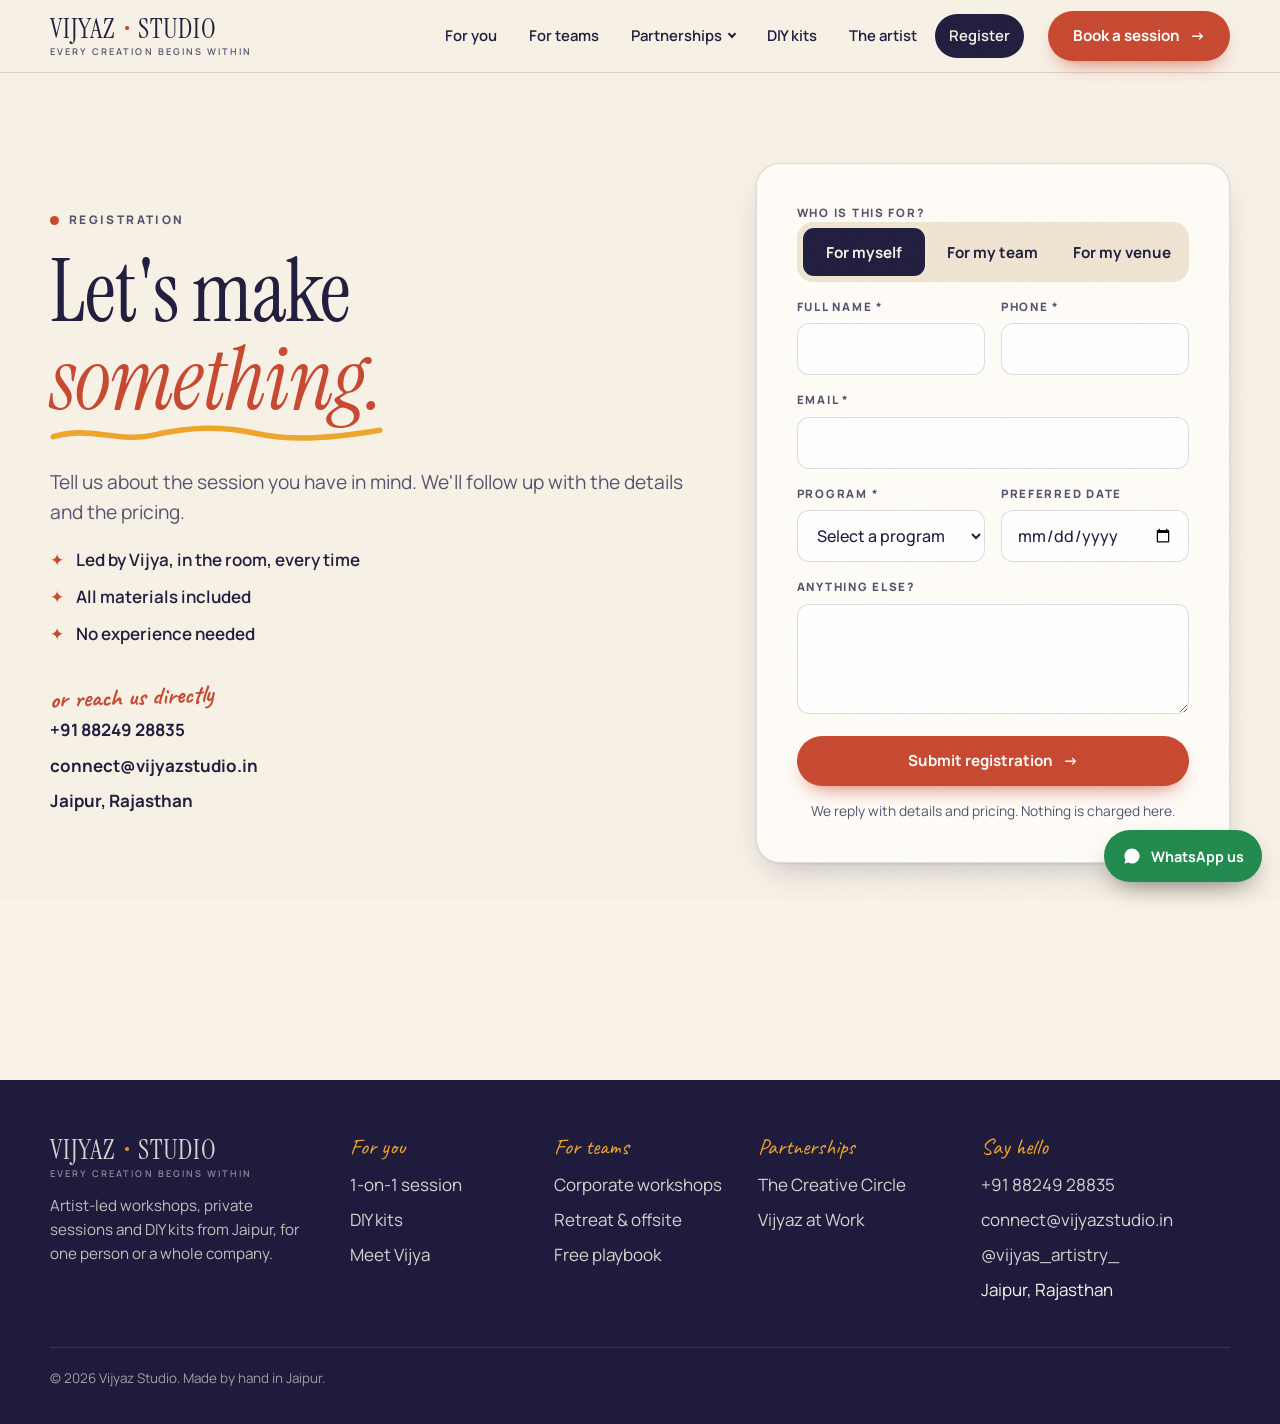
<file: register.html>
<!doctype html>
<html lang="en">
<head>
<meta charset="utf-8">
<meta name="viewport" content="width=device-width, initial-scale=1">
<title>Register | Vijyaz Studio</title>
<meta name="description" content="Register for a 1-on-1 art session, a DIY kit, a corporate workshop or a retreat with Vijyaz Studio, Jaipur. We follow up with details and pricing.">
<meta property="og:title" content="Register | Vijyaz Studio">
<meta property="og:description" content="Register for a 1-on-1 art session, a DIY kit, a corporate workshop or a retreat with Vijyaz Studio, Jaipur. We follow up with details and pricing.">
<meta property="og:image" content="https://dlrsjvulepdgfqrjjhln.supabase.co/storage/v1/object/public/site-uploads/uploads/workshopmarquee-item-4-1785945149380.jpg">
<meta name="theme-color" content="#f8f2e7">
<link rel="icon" href="favicon.svg" type="image/svg+xml">
<link rel="preconnect" href="https://fonts.googleapis.com">
<link rel="preconnect" href="https://fonts.gstatic.com" crossorigin>
<link href="https://fonts.googleapis.com/css2?family=Caveat:wght@500&family=Instrument+Serif:ital@0;1&family=Manrope:wght@500;600;700;800&display=swap" rel="stylesheet">
<link rel="stylesheet" href="styles.css">
</head>
<body>
<header class="site-header">
  <div class="wrap">
    <a class="brand" href="index.html" aria-label="Vijyaz Studio, home">
      <b>Vijyaz <i>•</i> Studio</b>
      <small>Every creation begins within</small>
    </a>
    <nav class="site-nav" id="site-nav" aria-label="Main">
      <ul>
        <li><a href="for-you.html">For you</a></li>
        <li><a href="for-teams.html">For teams</a></li>
        <li class="has-sub">
          <button class="sub-btn" type="button" aria-expanded="false" aria-controls="nav-partnerships">Partnerships</button>
          <ul class="sub" id="nav-partnerships">
            <li><a href="creative-circle.html">The Creative Circle</a></li>
            <li><a href="vijyaz-at-work.html">Vijyaz at Work</a></li>
          </ul>
        </li>
        <li><a href="for-you.html#diy-kits">DIY kits</a></li>
        <li><a href="index.html#artist">The artist</a></li>
        <li><a href="register.html">Register</a></li>
      </ul>
    </nav>
    <a class="btn btn-gerua" href="register.html">Book a session <span aria-hidden="true">→</span></a>
    <button class="menu-btn" type="button" aria-expanded="false" aria-controls="site-nav">Menu</button>
  </div>
</header>
<main id="main">
  <section class="page-hero">
    <div class="wrap split">
      <div class="split-copy">
        <p class="eyebrow" style="margin-bottom:0">Registration</p>
        <h1>Let's make <em class="squiggle">something.</em></h1>
        <p class="lede">Tell us about the session you have in mind. We'll follow up with the details and the pricing.</p>
        <ul class="ticks" data-audience="myself team">
          <li>Led by Vijya, in the room, every time</li>
          <li>All materials included</li>
          <li>No experience needed</li>
        </ul>
        <div class="contact-list">
          <span class="note" style="margin:10px 0 0">or reach us directly</span>
          <a href="tel:+918824928835">+91 88249 28835</a>
          <a href="mailto:connect@vijyazstudio.in">connect@vijyazstudio.in</a>
          <span>Jaipur, Rajasthan</span>
        </div>
      </div>

      <div class="form-card" id="registration-form">
        <form id="register-form" data-enquiry="New registration" data-reply="Thank you for registering with Vijyaz Studio. We have received your details and will reply soon with everything you need to know, including pricing. If anything is urgent, call or WhatsApp us on +91 88249 28835.">
          <div class="form-grid">
            <fieldset class="field full">
              <legend>Who is this for?</legend>
              <div class="segmented">
                <label><input type="radio" name="audience" value="myself" data-label="Booking for" checked>For myself</label>
                <label><input type="radio" name="audience" value="team" data-label="Booking for">For my team</label>
                <label><input type="radio" name="audience" value="venue" data-label="Booking for">For my venue</label>
              </div>
            </fieldset>
            <div class="field"><label for="r-name">Full name *</label><input id="r-name" name="name" data-label="Name" autocomplete="name" required></div>
            <div class="field"><label for="r-phone">Phone *</label><input id="r-phone" name="phone" data-label="Phone" type="tel" autocomplete="tel" required></div>
            <div class="field full"><label for="r-email">Email *</label><input id="r-email" name="email" data-label="Email" type="email" autocomplete="email" required></div>
            <div class="field" data-audience="team" hidden><label for="r-company">Company / organisation</label><input id="r-company" name="company" data-label="Company" autocomplete="organization"></div>
            <div class="field" data-audience="team" hidden><label for="r-size">Team size</label><input id="r-size" name="team_size" data-label="Team size" inputmode="numeric" placeholder="e.g. 25"></div>
            <div class="field" data-audience="venue" hidden><label for="r-venue">Venue name</label><input id="r-venue" name="venue" data-label="Venue name" autocomplete="organization"></div>
            <div class="field" data-audience="team venue" hidden><label for="r-city">City</label><input id="r-city" name="city" data-label="City" autocomplete="address-level2"></div>
            <div class="field" data-audience="venue" hidden>
              <label for="r-venue-type">Venue type</label>
              <select id="r-venue-type" name="venue_type" data-label="Venue type">
                <option value="">Select a venue type</option>
                <option value="cafe">Café</option>
                <option value="hospitality">Hospitality venue</option>
                <option value="event-space">Independent event space</option>
                <option value="other">Something else</option>
              </select>
            </div>
            <div class="field" data-audience="venue" hidden><label for="r-frequency">Preferred workshop frequency</label><input id="r-frequency" name="frequency" data-label="Preferred workshop frequency" placeholder="e.g. once a month"></div>
            <div class="field" data-audience="team" hidden><label for="r-occasion">Occasion</label><input id="r-occasion" name="occasion" data-label="Occasion" placeholder="e.g. offsite, team day"></div>
            <div class="field">
              <label for="r-program">Program *</label>
              <select id="r-program" name="program" data-label="Program" required>
                <option value="">Select a program</option>
                <option value="one-on-one">1-on-1 Session</option>
                <option value="diy-kits">DIY Kits</option>
                <option value="corporate-workshops">Corporate Workshops</option>
                <option value="retreat-offsite">Retreat &amp; Offsite</option>
                <option value="vijyaz-at-work">Vijyaz at Work – Corporate Proposal</option>
                <option value="creative-circle-spark">Creative Circle – Creative Spark</option>
                <option value="creative-circle-ritual">Creative Circle – Creative Ritual</option>
                <option value="creative-circle-collective">Creative Circle – Creative Collective</option>
                <option value="creative-circle-custom">Creative Circle – Custom Proposal</option>
              </select>
            </div>
            <div class="field"><label for="r-date">Preferred date</label><input id="r-date" name="date" data-label="Preferred date" type="date"></div>
            <div class="field full"><label for="r-notes">Anything else?</label><textarea id="r-notes" name="notes" data-label="Notes"></textarea></div>
          </div>
          <button class="btn btn-gerua" type="submit">Submit registration <span aria-hidden="true">→</span></button>
          <p class="form-note">We reply with details and pricing. Nothing is charged here.</p>
        </form>
        <div class="handoff" hidden tabindex="-1">
          <h3>One last tap.</h3>
          <p data-sent hidden>Your registration is in. A confirmation is on its way to your email, and we'll follow up with details and pricing.</p>
          <div data-send class="handoff">
            <p>Your details are ready. Send them to the studio and we'll reply with details and pricing.</p>
            <div class="btn-row" style="justify-content:center">
              <a class="btn btn-gerua" data-whatsapp target="_blank" rel="noopener" href="#">Send on WhatsApp</a>
              <a class="btn btn-ghost" data-email href="#">Send by email</a>
            </div>
          </div>
        </div>
      </div>
    </div>
  </section>
</main>
<footer class="site-footer">
  <div class="wrap">
    <div class="footer-grid">
      <div>
        <a class="brand" href="index.html">
          <b>Vijyaz <i>•</i> Studio</b>
          <small>Every creation begins within</small>
        </a>
        <p class="footer-about">Artist-led workshops, private sessions and DIY kits from Jaipur, for one person or a whole company.</p>
      </div>
      <div>
        <h4>For you</h4>
        <ul>
          <li><a href="for-you.html#one-on-one">1-on-1 session</a></li>
          <li><a href="for-you.html#diy-kits">DIY kits</a></li>
          <li><a href="index.html#artist">Meet Vijya</a></li>
        </ul>
      </div>
      <div>
        <h4>For teams</h4>
        <ul>
          <li><a href="for-teams.html#formats">Corporate workshops</a></li>
          <li><a href="for-teams.html#formats">Retreat &amp; offsite</a></li>
          <li><a href="for-teams.html#playbook">Free playbook</a></li>
        </ul>
      </div>
      <div>
        <h4>Partnerships</h4>
        <ul>
          <li><a href="creative-circle.html">The Creative Circle</a></li>
          <li><a href="vijyaz-at-work.html">Vijyaz at Work</a></li>
        </ul>
      </div>
      <div>
        <h4>Say hello</h4>
        <ul>
          <li><a href="tel:+918824928835">+91 88249 28835</a></li>
          <li><a href="mailto:connect@vijyazstudio.in">connect@vijyazstudio.in</a></li>
          <li><a href="https://instagram.com/vijyas_artistry_" target="_blank" rel="noopener">@vijyas_artistry_</a></li>
          <li>Jaipur, Rajasthan</li>
        </ul>
      </div>
    </div>
    <p class="footer-base">© 2026 Vijyaz Studio. Made by hand in Jaipur.</p>
  </div>
</footer>
<a class="whatsapp" href="https://wa.me/918824928835?text=Hi!%20I%27d%20like%20to%20know%20more%20about%20booking%20an%20art%20session." target="_blank" rel="noopener" aria-label="Chat with Vijyaz Studio on WhatsApp">
  <svg viewBox="0 0 24 24" aria-hidden="true"><path d="M12 3a9 9 0 0 0-7.8 13.5L3 21l4.6-1.2A9 9 0 1 0 12 3Z"/></svg>
  <span>WhatsApp us</span>
</a>
<script src="main.js"></script>
</body>
</html>
</file>
<file: styles.css>
/* Vijyaz Studio — shared styles
   Palette: paper, indigo ink, Jaipur gerua, marigold. */

:root {
  --paper: #f8f2e7;
  --paper-deep: #f0e5d2;
  --card: #fffdf8;
  --ink: #1f1b3d;
  --ink-soft: #55506e;
  --indigo: #1e2157;
  --indigo-lift: #2b2f73;
  --gerua: #c8472f;
  --gerua-soft: #f3d5c8;
  --marigold: #f0a52b;
  --line: rgba(31, 27, 61, 0.14);
  --line-light: rgba(248, 242, 231, 0.2);

  --display: "Instrument Serif", "Iowan Old Style", Georgia, serif;
  --body: "Manrope", system-ui, -apple-system, "Segoe UI", sans-serif;
  --hand: "Caveat", "Bradley Hand", cursive;

  --wrap: 1180px;
  --gutter: clamp(18px, 4vw, 40px);
  --section: clamp(64px, 10vw, 128px);
  --radius: 18px;
  --shadow: 0 1px 2px rgba(31, 27, 61, 0.08), 0 14px 34px -14px rgba(31, 27, 61, 0.3);
}

*,
*::before,
*::after {
  box-sizing: border-box;
}

html {
  scroll-behavior: smooth;
  -webkit-text-size-adjust: 100%;
}

body {
  margin: 0;
  background: var(--paper);
  color: var(--ink);
  font-family: var(--body);
  font-size: 17px;
  line-height: 1.6;
  -webkit-font-smoothing: antialiased;
  overflow-x: hidden;
}

/* paper grain */
body::before {
  content: "";
  position: fixed;
  inset: 0;
  z-index: 100;
  pointer-events: none;
  opacity: 0.05;
  background-image: url("data:image/svg+xml,%3Csvg xmlns='http://www.w3.org/2000/svg' width='160' height='160'%3E%3Cfilter id='n'%3E%3CfeTurbulence type='fractalNoise' baseFrequency='.9' numOctaves='2'/%3E%3C/filter%3E%3Crect width='160' height='160' filter='url(%23n)'/%3E%3C/svg%3E");
}

img {
  display: block;
  max-width: 100%;
}

a {
  color: inherit;
}

h1,
h2,
h3,
p,
figure,
blockquote,
ul,
ol,
dl,
dd {
  margin: 0;
}

ul,
ol {
  padding: 0;
  list-style: none;
}

h1,
h2,
h3 {
  font-family: var(--display);
  font-weight: 400;
  line-height: 1.02;
  letter-spacing: -0.01em;
  text-wrap: balance;
}

h1 {
  font-size: clamp(3rem, 8.4vw, 6.6rem);
}

h2 {
  font-size: clamp(2.3rem, 5.2vw, 4rem);
}

h3 {
  font-size: clamp(1.6rem, 2.6vw, 2.1rem);
  line-height: 1.1;
}

h1 em,
h2 em {
  color: var(--gerua);
}

.on-dark h2 em,
.on-dark h1 em {
  color: var(--marigold);
}

p {
  text-wrap: pretty;
}

:focus-visible {
  outline: 3px solid var(--marigold);
  outline-offset: 3px;
  border-radius: 4px;
}

.wrap {
  width: min(var(--wrap), 100% - 2 * var(--gutter));
  margin-inline: auto;
}

.section {
  padding-block: var(--section);
}

.lede {
  font-size: clamp(1.05rem, 1.5vw, 1.25rem);
  color: var(--ink-soft);
  max-width: 34em;
}

.on-dark .lede {
  color: rgba(248, 242, 231, 0.78);
}

/* handwritten section label */
.note {
  display: inline-block;
  font-family: var(--hand);
  font-size: 1.55rem;
  line-height: 1;
  color: var(--gerua);
  transform: rotate(-2deg);
  margin-bottom: 14px;
}

.on-dark .note {
  color: var(--marigold);
}

/* hand-drawn underline */
.squiggle {
  background: url("data:image/svg+xml,%3Csvg xmlns='http://www.w3.org/2000/svg' viewBox='0 0 200 12' preserveAspectRatio='none'%3E%3Cpath d='M2 8c22-7 38 4 60-1s40-6 62-1 46 3 74-2' fill='none' stroke='%23f0a52b' stroke-width='3.5' stroke-linecap='round'/%3E%3C/svg%3E")
    no-repeat 0 100% / 100% 0.22em;
  padding-bottom: 0.08em;
}

/* ---------- buttons ---------- */

.btn {
  display: inline-flex;
  align-items: center;
  gap: 10px;
  min-height: 50px;
  padding: 12px 24px;
  border: 1.5px solid transparent;
  border-radius: 999px;
  font: 700 0.95rem/1.2 var(--body);
  text-decoration: none;
  cursor: pointer;
  transition: transform 0.2s ease, background-color 0.2s ease, color 0.2s ease, box-shadow 0.2s ease;
}

.btn span[aria-hidden] {
  transition: transform 0.2s ease;
}

.btn:hover span[aria-hidden] {
  transform: translateX(4px);
}

.btn:hover {
  transform: translateY(-2px);
}

.btn-gerua {
  background: var(--gerua);
  color: #fff;
  box-shadow: 0 10px 22px -12px var(--gerua);
}

.btn-gerua:hover {
  background: #b23c26;
}

.btn-ink {
  background: var(--ink);
  color: var(--paper);
}

.btn-ink:hover {
  background: var(--indigo-lift);
}

.btn-marigold {
  background: var(--marigold);
  color: var(--ink);
}

.btn-ghost {
  border-color: currentColor;
  background: transparent;
  color: inherit;
}

.btn-ghost:hover {
  background: var(--ink);
  border-color: var(--ink);
  color: var(--paper);
}

.on-dark .btn-ghost:hover {
  background: var(--paper);
  border-color: var(--paper);
  color: var(--ink);
}

.text-link {
  font-weight: 700;
  text-decoration: underline;
  text-decoration-color: var(--marigold);
  text-decoration-thickness: 2px;
  text-underline-offset: 5px;
}

.text-link:hover {
  text-decoration-color: currentColor;
}

.btn-row {
  display: flex;
  flex-wrap: wrap;
  gap: 12px;
  align-items: center;
}

/* ---------- header ---------- */

.site-header {
  position: sticky;
  top: 0;
  z-index: 50;
  background: rgba(248, 242, 231, 0.9);
  backdrop-filter: blur(10px);
  border-bottom: 1px solid var(--line);
}

.site-header .wrap {
  display: flex;
  align-items: center;
  gap: 24px;
  min-height: 72px;
}

.brand {
  display: grid;
  text-decoration: none;
  line-height: 1;
  margin-right: auto;
}

.brand b {
  font: 400 1.7rem/1 var(--display);
  letter-spacing: 0.04em;
  text-transform: uppercase;
}

.brand b i {
  font-style: normal;
  color: var(--gerua);
}

.brand small {
  font: 600 0.58rem/1 var(--body);
  letter-spacing: 0.22em;
  text-transform: uppercase;
  color: var(--ink-soft);
  margin-top: 5px;
}

.site-nav ul {
  display: flex;
  gap: 4px;
}

.site-nav a {
  display: block;
  padding: 10px 14px;
  border-radius: 999px;
  font-size: 0.93rem;
  font-weight: 600;
  text-decoration: none;
}

.site-nav a:hover {
  background: var(--paper-deep);
}

.site-nav a[aria-current="page"] {
  background: var(--ink);
  color: var(--paper);
}

/* Partnerships submenu */

.has-sub {
  position: relative;
}

.sub-btn {
  display: flex;
  align-items: center;
  gap: 7px;
  padding: 10px 14px;
  border: 0;
  border-radius: 999px;
  background: none;
  color: inherit;
  font: 600 0.93rem/1.6 var(--body);
  cursor: pointer;
}

.sub-btn::after {
  content: "";
  width: 6px;
  height: 6px;
  border: solid currentColor;
  border-width: 0 2px 2px 0;
  transform: translateY(-2px) rotate(45deg);
}

.sub-btn:hover,
.has-sub.open .sub-btn {
  background: var(--paper-deep);
}

.site-nav .sub {
  display: none;
  position: absolute;
  top: calc(100% + 10px);
  left: 0;
  min-width: 220px;
  flex-direction: column;
  padding: 8px;
  border: 1px solid var(--line);
  border-radius: var(--radius);
  background: var(--card);
  box-shadow: var(--shadow);
}

.has-sub.open .sub {
  display: flex;
}

@media (min-width: 1141px) {
  .has-sub:has([aria-current]) .sub-btn {
    background: var(--ink);
    color: var(--paper);
  }
}

.menu-btn {
  display: none;
  min-height: 44px;
  padding: 8px 16px;
  border: 1.5px solid var(--ink);
  border-radius: 999px;
  background: none;
  color: var(--ink);
  font: 700 0.9rem var(--body);
  cursor: pointer;
}

@media (max-width: 1140px) {
  .menu-btn {
    display: block;
  }

  .site-header .btn {
    display: none;
  }

  .site-nav {
    display: none;
    position: absolute;
    inset: 100% 0 auto;
    background: var(--paper);
    border-bottom: 1px solid var(--line);
    padding: 10px var(--gutter) 22px;
    box-shadow: 0 24px 30px -24px rgba(31, 27, 61, 0.4);
  }

  .site-nav.open {
    display: block;
  }

  .site-nav ul {
    flex-direction: column;
  }

  .site-nav a {
    padding: 14px 16px;
    font: 400 1.6rem var(--display);
  }

  /* both partnership pages are listed outright under a small label */
  .sub-btn {
    padding: 16px 16px 0;
    background: none;
    color: var(--ink-soft);
    font: 800 0.72rem/1.6 var(--body);
    letter-spacing: 0.18em;
    text-transform: uppercase;
    cursor: default;
  }

  .sub-btn::after {
    display: none;
  }

  .site-nav .sub {
    display: flex;
    position: static;
    min-width: 0;
    padding: 0;
    border: 0;
    background: none;
    box-shadow: none;
  }
}

/* ---------- photo prints ---------- */

.print {
  position: relative;
  background: #fff;
  padding: 10px 10px 12px;
  box-shadow: var(--shadow);
  transform: rotate(var(--tilt, 0deg));
  transition: transform 0.35s cubic-bezier(0.2, 0.8, 0.2, 1);
}

.print:hover {
  transform: rotate(0deg) scale(1.02);
  z-index: 5;
}

.print img {
  width: 100%;
  height: auto;
  aspect-ratio: var(--ratio, 4 / 5);
  object-fit: cover;
  background: var(--paper-deep);
}

.print figcaption {
  font: 1.25rem/1.1 var(--hand);
  color: var(--ink-soft);
  padding-top: 9px;
  text-align: center;
}

.print.taped::before {
  content: "";
  position: absolute;
  top: -13px;
  left: 50%;
  width: 92px;
  height: 26px;
  background: rgba(240, 165, 43, 0.72);
  transform: translateX(-50%) rotate(-3deg);
  box-shadow: 0 1px 2px rgba(31, 27, 61, 0.15);
}

/* ---------- hero ---------- */

.hero {
  position: relative;
  padding-block: clamp(40px, 7vw, 88px) clamp(56px, 8vw, 104px);
}

.hero .wrap {
  display: grid;
  grid-template-columns: minmax(0, 1.08fr) minmax(0, 0.92fr);
  gap: clamp(28px, 5vw, 72px);
  align-items: center;
}

.eyebrow {
  display: inline-flex;
  align-items: center;
  gap: 10px;
  font-size: 0.74rem;
  font-weight: 800;
  letter-spacing: 0.2em;
  text-transform: uppercase;
  color: var(--ink-soft);
  margin-bottom: 22px;
}

.eyebrow::before {
  content: "";
  width: 9px;
  height: 9px;
  border-radius: 50%;
  background: var(--gerua);
}

.on-dark .eyebrow {
  color: rgba(248, 242, 231, 0.7);
}

.on-dark .eyebrow::before {
  background: var(--marigold);
}

.hero h1 + .lede {
  margin-top: 26px;
}

.hero .btn-row {
  margin-top: 34px;
}

.proof {
  display: flex;
  flex-wrap: wrap;
  gap: 8px 26px;
  margin-top: 36px;
  padding-top: 22px;
  border-top: 1px dashed var(--line);
  font-size: 0.9rem;
  color: var(--ink-soft);
}

.proof b {
  font: 400 1.5rem/1 var(--display);
  color: var(--ink);
  margin-right: 6px;
}

.collage {
  position: relative;
  aspect-ratio: 1 / 1.08;
}

.collage .print {
  position: absolute;
}

.collage .print:nth-child(1) {
  --tilt: -5deg;
  --ratio: 4 / 5;
  width: 58%;
  top: 0;
  left: 0;
}

.collage .print:nth-child(2) {
  --tilt: 4deg;
  --ratio: 1 / 1;
  width: 50%;
  top: 14%;
  right: 0;
}

.collage .print:nth-child(3) {
  --tilt: -2deg;
  --ratio: 4 / 3;
  width: 62%;
  bottom: 0;
  left: 20%;
}

.collage .scribble {
  position: absolute;
  right: 2%;
  top: 0;
  font: 1.6rem/1.05 var(--hand);
  color: var(--gerua);
  transform: rotate(6deg);
  text-align: center;
}

@media (max-width: 860px) {
  .hero .wrap {
    grid-template-columns: 1fr;
  }

  .collage {
    max-width: 520px;
    width: 100%;
    margin-inline: auto;
  }
}

/* page hero (inner pages) */

.page-hero {
  padding-block: clamp(44px, 7vw, 92px);
}

.page-hero .wrap {
  display: grid;
  grid-template-columns: minmax(0, 1.15fr) minmax(0, 0.85fr);
  gap: clamp(28px, 5vw, 72px);
  align-items: center;
}

.page-hero h1 {
  font-size: clamp(2.8rem, 7vw, 5.4rem);
}

.page-hero .lede {
  margin-top: 24px;
}

.page-hero .btn-row {
  margin-top: 32px;
}

.page-hero .print {
  --tilt: 3deg;
  max-width: 440px;
  margin-inline: auto;
}

@media (max-width: 860px) {
  .page-hero .wrap {
    grid-template-columns: 1fr;
  }
}

.on-dark {
  background: var(--indigo);
  color: var(--paper);
}

/* ---------- client logos ---------- */

.logos {
  padding-block: 34px;
  border-block: 1px solid var(--line);
}

.logos .wrap {
  display: flex;
  flex-wrap: wrap;
  align-items: center;
  justify-content: center;
  gap: 16px 22px;
}

.logos p {
  font: 1.5rem/1 var(--hand);
  color: var(--ink-soft);
  margin-right: 10px;
}

.logos ul {
  display: flex;
  flex-wrap: wrap;
  justify-content: center;
  gap: 12px;
}

.logos li {
  width: 112px;
  height: 64px;
  padding: 8px 12px;
  background: #fff;
  border: 1px solid var(--line);
  border-radius: 12px;
}

.logos img {
  width: 100%;
  height: 100%;
  object-fit: contain;
}

/* ---------- two doors ---------- */

.section-head {
  display: grid;
  gap: 16px;
  max-width: 780px;
  margin-bottom: clamp(32px, 5vw, 56px);
}

.section-head .note {
  margin-bottom: 0;
  justify-self: start;
}

.doors {
  display: grid;
  grid-template-columns: 1fr 1fr;
  gap: 20px;
}

.door {
  position: relative;
  display: flex;
  flex-direction: column;
  border-radius: 26px;
  padding: clamp(24px, 3.4vw, 44px);
  overflow: hidden;
}

.door-you {
  background: var(--gerua-soft);
}

.door-team {
  background: var(--indigo);
  color: var(--paper);
}

.door-venue {
  background: #fbe3b4;
}

.door-tag {
  align-self: flex-start;
  font-size: 0.72rem;
  font-weight: 800;
  letter-spacing: 0.18em;
  text-transform: uppercase;
  padding: 7px 13px;
  border-radius: 999px;
  background: var(--ink);
  color: var(--paper);
}

.door-team .door-tag {
  background: var(--marigold);
  color: var(--ink);
}

.door h3 {
  font-size: clamp(2.1rem, 4vw, 3.2rem);
  margin-top: 20px;
}

.door > p {
  margin-top: 12px;
  max-width: 30em;
  color: var(--ink-soft);
}

.door-team > p {
  color: rgba(248, 242, 231, 0.78);
}

.formats {
  display: grid;
  gap: 12px;
  margin-block: 28px;
}

.format {
  display: grid;
  grid-template-columns: 84px 1fr;
  gap: 16px;
  align-items: center;
  padding: 12px;
  border-radius: var(--radius);
  background: rgba(255, 253, 248, 0.72);
  color: var(--ink);
  text-decoration: none;
  transition: transform 0.2s ease, background-color 0.2s ease;
}

.door-team .format {
  background: rgba(248, 242, 231, 0.09);
  color: var(--paper);
}

.format:hover {
  transform: translateX(6px);
  background: var(--card);
}

.door-team .format:hover {
  background: rgba(248, 242, 231, 0.17);
}

.format img {
  width: 84px;
  height: 84px;
  object-fit: cover;
  border-radius: 12px;
}

.format strong {
  display: block;
  font: 400 1.5rem/1.1 var(--display);
}

.format span {
  display: block;
  font-size: 0.92rem;
  margin-top: 4px;
  opacity: 0.8;
}

.door .btn {
  margin-top: auto;
  align-self: flex-start;
}

@media (max-width: 860px) {
  .doors {
    grid-template-columns: 1fr;
  }
}

/* ---------- steps ---------- */

.steps {
  display: grid;
  grid-template-columns: repeat(3, 1fr);
  gap: 20px;
  counter-reset: step;
}

.step {
  counter-increment: step;
  padding: 28px;
  border: 1.5px dashed var(--line);
  border-radius: var(--radius);
}

.step::before {
  content: counter(step);
  display: grid;
  place-items: center;
  width: 46px;
  height: 46px;
  border-radius: 50%;
  background: var(--marigold);
  font: 1.9rem/1 var(--hand);
  margin-bottom: 18px;
  transform: rotate(-6deg);
}

.step p {
  margin-top: 8px;
  color: var(--ink-soft);
}

@media (max-width: 780px) {
  .steps {
    grid-template-columns: 1fr;
  }
}

/* ---------- voices ---------- */

.voices {
  display: grid;
  grid-template-columns: repeat(3, 1fr);
  gap: 20px;
}

.voice {
  display: flex;
  flex-direction: column;
  gap: 22px;
  padding: 28px;
  border-radius: var(--radius);
  background: rgba(248, 242, 231, 0.07);
  border: 1px solid var(--line-light);
}

.voice blockquote {
  font: 400 1.38rem/1.3 var(--display);
}

.voice blockquote::before {
  content: "“";
  display: block;
  font-size: 3.4rem;
  line-height: 0.6;
  color: var(--marigold);
  margin-bottom: 6px;
}

.voice figcaption {
  display: flex;
  align-items: center;
  gap: 14px;
  margin-top: auto;
  font-size: 0.9rem;
  line-height: 1.35;
}

.voice figcaption img {
  width: 54px;
  height: 54px;
  border-radius: 50%;
  object-fit: cover;
  border: 2px solid var(--marigold);
}

.voice figcaption b {
  display: block;
}

.voice figcaption span {
  opacity: 0.7;
}

.voices.on-paper .voice {
  background: var(--card);
  border-color: var(--line);
}

@media (max-width: 900px) {
  .voices {
    grid-template-columns: 1fr;
  }
}

/* ---------- numbers ---------- */

.numbers {
  display: grid;
  grid-template-columns: repeat(4, 1fr);
  gap: 12px;
  text-align: center;
}

.numbers div {
  padding: 22px 10px;
  border-radius: var(--radius);
  background: var(--card);
  border: 1px solid var(--line);
}

.numbers dt {
  font: 400 clamp(2.4rem, 5vw, 3.6rem) / 1 var(--display);
  color: var(--gerua);
}

.numbers dd {
  font-size: 0.88rem;
  font-weight: 600;
  color: var(--ink-soft);
  margin-top: 6px;
}

@media (max-width: 700px) {
  .numbers {
    grid-template-columns: 1fr 1fr;
  }
}

/* ---------- marquee ---------- */

.marquee {
  overflow: hidden;
  padding-block: 30px;
}

.marquee-track {
  display: flex;
  gap: 26px;
  width: max-content;
  animation: slide 60s linear infinite;
}

.marquee:hover .marquee-track {
  animation-play-state: paused;
}

.marquee .print {
  width: clamp(190px, 22vw, 270px);
  flex: none;
}

.marquee .print:nth-child(odd) {
  --tilt: -2.5deg;
}

.marquee .print:nth-child(even) {
  --tilt: 2deg;
  margin-top: 22px;
}

@keyframes slide {
  to {
    transform: translateX(calc(-50% - 13px));
  }
}

/* ---------- artist ---------- */

.artist {
  display: grid;
  grid-template-columns: minmax(0, 0.8fr) minmax(0, 1.2fr);
  gap: clamp(32px, 6vw, 84px);
  align-items: center;
}

.artist .print {
  --tilt: -3deg;
  --ratio: 4 / 5;
}

.artist-copy {
  display: grid;
  gap: 18px;
}

.artist-copy p {
  color: var(--ink-soft);
  max-width: 36em;
}

.pull {
  font: italic 400 clamp(1.5rem, 2.8vw, 2.1rem) / 1.2 var(--display);
  color: var(--ink) !important;
  padding-left: 20px;
  border-left: 4px solid var(--marigold);
}

@media (max-width: 820px) {
  .artist {
    grid-template-columns: 1fr;
  }

  .artist .print {
    max-width: 380px;
  }
}

/* ---------- spec list / detail blocks ---------- */

.detail {
  display: grid;
  grid-template-columns: 1fr 1fr;
  gap: clamp(28px, 5vw, 72px);
  align-items: center;
}

.detail.flip > :first-child {
  order: 2;
}

.detail-copy {
  display: grid;
  gap: 18px;
  justify-items: start;
}

.detail-copy p {
  color: var(--ink-soft);
}

.on-dark .detail-copy p {
  color: rgba(248, 242, 231, 0.78);
}

.specs {
  display: grid;
  grid-template-columns: 1fr 1fr;
  width: 100%;
  border-top: 1px solid var(--line);
}

.specs div {
  padding: 16px 0;
  border-bottom: 1px solid var(--line);
}

.specs dt {
  font-size: 0.7rem;
  font-weight: 800;
  letter-spacing: 0.18em;
  text-transform: uppercase;
  color: var(--ink-soft);
}

.specs dd {
  font: 400 1.55rem/1.15 var(--display);
  margin-top: 4px;
}

.ticks {
  display: grid;
  gap: 10px;
}

.ticks li {
  display: flex;
  gap: 12px;
  align-items: baseline;
  font-weight: 600;
}

.ticks li::before {
  content: "✦";
  color: var(--gerua);
}

.on-dark .ticks li::before {
  color: var(--marigold);
}

@media (max-width: 820px) {
  .detail {
    grid-template-columns: 1fr;
  }

  .detail.flip > :first-child {
    order: 0;
  }
}

.band {
  background: var(--paper-deep);
}

/* ---------- plan cards (teams) ---------- */

.plans {
  display: grid;
  grid-template-columns: repeat(3, 1fr);
  gap: 20px;
}

.plan {
  display: flex;
  flex-direction: column;
  gap: 16px;
  padding: 30px;
  border-radius: 22px;
  background: var(--card);
  border: 1px solid var(--line);
}

.plan.feature {
  background: var(--indigo);
  color: var(--paper);
  border-color: var(--indigo);
}

.plan-for {
  font: 1.4rem/1 var(--hand);
  color: var(--gerua);
}

.plan.feature .plan-for {
  color: var(--marigold);
}

.plan p {
  color: var(--ink-soft);
}

.plan.feature p {
  color: rgba(248, 242, 231, 0.78);
}

.plan dl {
  display: grid;
  gap: 0;
  border-top: 1px solid var(--line);
}

.plan.feature dl,
.plan.feature dl div {
  border-color: var(--line-light);
}

.plan dl div {
  display: flex;
  justify-content: space-between;
  gap: 12px;
  padding: 12px 0;
  border-bottom: 1px solid var(--line);
}

.plan dt {
  font-size: 0.72rem;
  font-weight: 800;
  letter-spacing: 0.16em;
  text-transform: uppercase;
  opacity: 0.65;
  align-self: center;
}

.plan dd {
  font-weight: 700;
  text-align: right;
}

.plan .btn {
  margin-top: auto;
  align-self: flex-start;
}

/* annual partnership pricing (Creative Circle) */

.plan {
  position: relative;
}

.plan-badge {
  position: absolute;
  top: -14px;
  left: 30px;
  padding: 7px 13px;
  border-radius: 999px;
  background: var(--marigold);
  color: var(--ink);
  font-size: 0.72rem;
  font-weight: 800;
  letter-spacing: 0.18em;
  text-transform: uppercase;
}

.plan-kicker {
  font-size: 0.72rem;
  font-weight: 800;
  letter-spacing: 0.16em;
  text-transform: uppercase;
  opacity: 0.65;
}

.plan .plan-price {
  font: 400 clamp(2.7rem, 4.4vw, 3.5rem) / 1 var(--display);
  color: inherit;
}

.plan-price small {
  font: 600 1rem var(--body);
  opacity: 0.7;
}

.plan .plan-rate,
.plan .plan-includes {
  font-weight: 700;
  color: inherit;
}

.plan .plan-includes {
  padding-top: 16px;
  border-top: 1px solid var(--line);
}

.plan.feature .plan-price,
.plan.feature .plan-rate,
.plan.feature .plan-includes {
  color: var(--paper);
  border-color: var(--line-light);
}

.fine {
  margin-top: 22px;
  font-size: 0.9rem;
  color: var(--ink-soft);
  max-width: 46em;
}

.closing + .fine {
  margin-inline: auto;
  text-align: center;
}

/* hero tagline + definition pairs (partnership pages) */

.tagline {
  margin-top: 18px;
  font: italic 400 clamp(1.5rem, 2.6vw, 2rem) / 1.2 var(--display);
}

.defs {
  display: grid;
  gap: 22px;
  width: 100%;
}

.defs div {
  padding-top: 20px;
  border-top: 1px solid var(--line);
}

.defs dt {
  font: 400 1.7rem/1.1 var(--display);
  color: var(--ink);
}

.defs dd {
  margin-top: 6px;
  color: var(--ink-soft);
}

@media (max-width: 940px) {
  .plans {
    grid-template-columns: 1fr;
  }
}

/* ---------- metrics (teams) ---------- */

.metrics {
  display: grid;
  grid-template-columns: 1fr 1fr;
  gap: 0;
  border-top: 1px solid var(--line-light);
}

.metric {
  padding: 34px 34px 34px 0;
  border-bottom: 1px solid var(--line-light);
}

.metric:nth-child(even) {
  padding-left: 34px;
  padding-right: 0;
  border-left: 1px solid var(--line-light);
}

.metric h3 {
  color: var(--marigold);
}

.metric p {
  margin-top: 10px;
  color: rgba(248, 242, 231, 0.82);
  max-width: 30em;
}

.metric cite {
  display: inline-block;
  margin-top: 14px;
  font-style: normal;
  font-size: 0.72rem;
  font-weight: 800;
  letter-spacing: 0.16em;
  text-transform: uppercase;
  opacity: 0.6;
}

@media (max-width: 760px) {
  .metrics {
    grid-template-columns: 1fr;
  }

  .metric,
  .metric:nth-child(even) {
    padding: 26px 0;
    border-left: 0;
  }
}

/* ---------- faq ---------- */

.faq {
  display: grid;
  gap: 0;
  max-width: 820px;
  border-top: 1px solid var(--line);
}

.faq details {
  border-bottom: 1px solid var(--line);
}

.faq summary {
  display: flex;
  justify-content: space-between;
  gap: 20px;
  padding: 22px 0;
  font: 400 1.55rem/1.15 var(--display);
  cursor: pointer;
  list-style: none;
}

.faq summary::-webkit-details-marker {
  display: none;
}

.faq summary::after {
  content: "+";
  font: 2rem/0.8 var(--hand);
  color: var(--gerua);
  transition: transform 0.2s ease;
}

.faq details[open] summary::after {
  transform: rotate(45deg);
}

.faq details p {
  padding-bottom: 22px;
  color: var(--ink-soft);
  max-width: 40em;
}

/* ---------- forms ---------- */

.form-card {
  padding: clamp(22px, 3.4vw, 40px);
  border-radius: 24px;
  background: var(--card);
  color: var(--ink);
  border: 1px solid var(--line);
  box-shadow: var(--shadow);
}

.form-grid {
  display: grid;
  grid-template-columns: 1fr 1fr;
  gap: 16px;
}

.field {
  display: grid;
  gap: 7px;
}

.field.full {
  grid-column: 1 / -1;
}

.field label,
.field legend {
  font-size: 0.72rem;
  font-weight: 800;
  letter-spacing: 0.15em;
  text-transform: uppercase;
  color: var(--ink-soft);
  padding: 0;
}

.field input,
.field select,
.field textarea {
  width: 100%;
  min-height: 52px;
  padding: 13px 15px;
  border: 1.5px solid var(--line);
  border-radius: 12px;
  background: #fff;
  color: var(--ink);
  font: 500 1rem var(--body);
}

.field textarea {
  min-height: 110px;
  resize: vertical;
}

.field input:focus,
.field select:focus,
.field textarea:focus {
  outline: none;
  border-color: var(--gerua);
  box-shadow: 0 0 0 4px var(--gerua-soft);
}

fieldset.field {
  border: 0;
  margin: 0;
  padding: 0;
  min-width: 0;
}

.segmented {
  display: grid;
  grid-template-columns: repeat(3, 1fr);
  gap: 6px;
  padding: 6px;
  border-radius: 16px;
  background: var(--paper-deep);
}

.segmented label {
  position: relative;
  display: grid;
  place-items: center;
  min-height: 48px;
  padding: 6px;
  border-radius: 11px;
  line-height: 1.2;
  text-align: center;
  font: 700 0.95rem var(--body);
  letter-spacing: 0;
  text-transform: none;
  color: var(--ink);
  cursor: pointer;
}

.segmented input {
  position: absolute;
  opacity: 0;
  inset: 0;
  min-height: 0;
  cursor: pointer;
}

.segmented label:has(input:checked) {
  background: var(--ink);
  color: var(--paper);
}

.segmented label:has(input:focus-visible) {
  outline: 3px solid var(--marigold);
  outline-offset: 2px;
}

.form-card .btn {
  margin-top: 22px;
  width: 100%;
  justify-content: center;
}

.form-note {
  margin-top: 14px;
  font-size: 0.86rem;
  color: var(--ink-soft);
  text-align: center;
}

.handoff {
  display: grid;
  gap: 14px;
  text-align: center;
  justify-items: center;
}

.handoff h3 {
  font-size: 2.2rem;
}

.handoff p {
  color: var(--ink-soft);
}

.handoff .btn {
  margin-top: 0;
}

[hidden] {
  display: none !important;
}

@media (max-width: 620px) {
  .form-grid {
    grid-template-columns: 1fr;
  }
}

.split {
  display: grid;
  grid-template-columns: minmax(0, 0.9fr) minmax(0, 1.1fr);
  gap: clamp(28px, 5vw, 72px);
  align-items: start;
}

.split-copy {
  display: grid;
  gap: 18px;
  justify-items: start;
}

.contact-list {
  display: grid;
  gap: 8px;
  margin-top: 8px;
  font-weight: 700;
}

.contact-list a {
  text-decoration: none;
}

.contact-list a:hover {
  text-decoration: underline;
}

@media (max-width: 860px) {
  .split {
    grid-template-columns: 1fr;
  }
}

/* ---------- closing call ---------- */

.closing {
  position: relative;
  text-align: center;
  padding: clamp(44px, 7vw, 92px) clamp(20px, 5vw, 60px);
  border-radius: 32px;
  background: var(--gerua);
  color: #fff;
  overflow: hidden;
}

.closing::before,
.closing::after {
  content: "";
  position: absolute;
  border-radius: 50%;
  background: var(--marigold);
  opacity: 0.9;
}

.closing::before {
  width: 190px;
  height: 190px;
  left: -60px;
  bottom: -70px;
}

.closing::after {
  width: 120px;
  height: 120px;
  right: -30px;
  top: -40px;
  background: var(--indigo);
}

.closing > * {
  position: relative;
  z-index: 1;
}

.closing h2 em {
  color: var(--ink);
}

.closing p {
  margin: 16px auto 0;
  max-width: 32em;
  color: rgba(255, 255, 255, 0.9);
}

.closing .btn-row {
  justify-content: center;
  margin-top: 30px;
}

.closing .btn-ghost:hover {
  background: #fff;
  border-color: #fff;
  color: var(--gerua);
}

/* ---------- footer ---------- */

.site-footer {
  margin-top: var(--section);
  padding-block: 56px 34px;
  background: var(--ink);
  color: var(--paper);
}

.footer-grid {
  display: grid;
  grid-template-columns: 1.4fr 0.9fr 0.9fr 1fr 1.3fr;
  gap: 32px;
}

.site-footer .brand small {
  color: rgba(248, 242, 231, 0.6);
}

.site-footer .brand b i {
  color: var(--marigold);
}

.site-footer h4 {
  margin: 0 0 12px;
  font: 1.4rem/1 var(--hand);
  color: var(--marigold);
  font-weight: 400;
}

.site-footer li + li {
  margin-top: 8px;
}

.site-footer a {
  text-decoration: none;
  opacity: 0.85;
}

.site-footer a:hover {
  opacity: 1;
  text-decoration: underline;
}

.footer-about {
  margin-top: 16px;
  max-width: 26em;
  font-size: 0.95rem;
  opacity: 0.75;
}

.footer-base {
  margin-top: 44px;
  padding-top: 20px;
  border-top: 1px solid var(--line-light);
  font-size: 0.84rem;
  opacity: 0.6;
}

@media (max-width: 980px) {
  .footer-grid {
    grid-template-columns: 1fr 1fr;
  }

  .footer-grid > :first-child {
    grid-column: 1 / -1;
  }
}

/* ---------- whatsapp ---------- */

.whatsapp {
  position: fixed;
  right: 18px;
  bottom: 18px;
  z-index: 60;
  display: inline-flex;
  align-items: center;
  gap: 9px;
  min-height: 52px;
  padding: 12px 18px;
  border-radius: 999px;
  background: #1f8a4c;
  color: #fff;
  font: 700 0.9rem var(--body);
  text-decoration: none;
  box-shadow: 0 12px 26px -10px rgba(0, 0, 0, 0.5);
  transition: transform 0.2s ease;
}

.whatsapp:hover {
  transform: translateY(-3px);
}

.whatsapp svg {
  width: 20px;
  height: 20px;
  fill: currentColor;
}

@media (max-width: 560px) {
  .whatsapp span {
    position: absolute;
    width: 1px;
    height: 1px;
    overflow: hidden;
    clip-path: inset(50%);
  }

  .whatsapp {
    padding: 0;
    width: 54px;
    justify-content: center;
  }
}

/* ---------- motion ---------- */

.js [data-reveal] {
  opacity: 0;
  transform: translateY(18px);
  transition: opacity 0.7s ease, transform 0.7s cubic-bezier(0.2, 0.8, 0.2, 1);
  transition-delay: var(--delay, 0s);
}

.js [data-reveal].in {
  opacity: 1;
  transform: none;
}

@media (prefers-reduced-motion: reduce) {
  html {
    scroll-behavior: auto;
  }

  .js [data-reveal] {
    opacity: 1;
    transform: none;
    transition: none;
  }

  .marquee-track {
    animation: none;
  }

  .marquee {
    overflow-x: auto;
  }

  .btn,
  .print,
  .format,
  .whatsapp {
    transition: none;
  }
}
</file>
